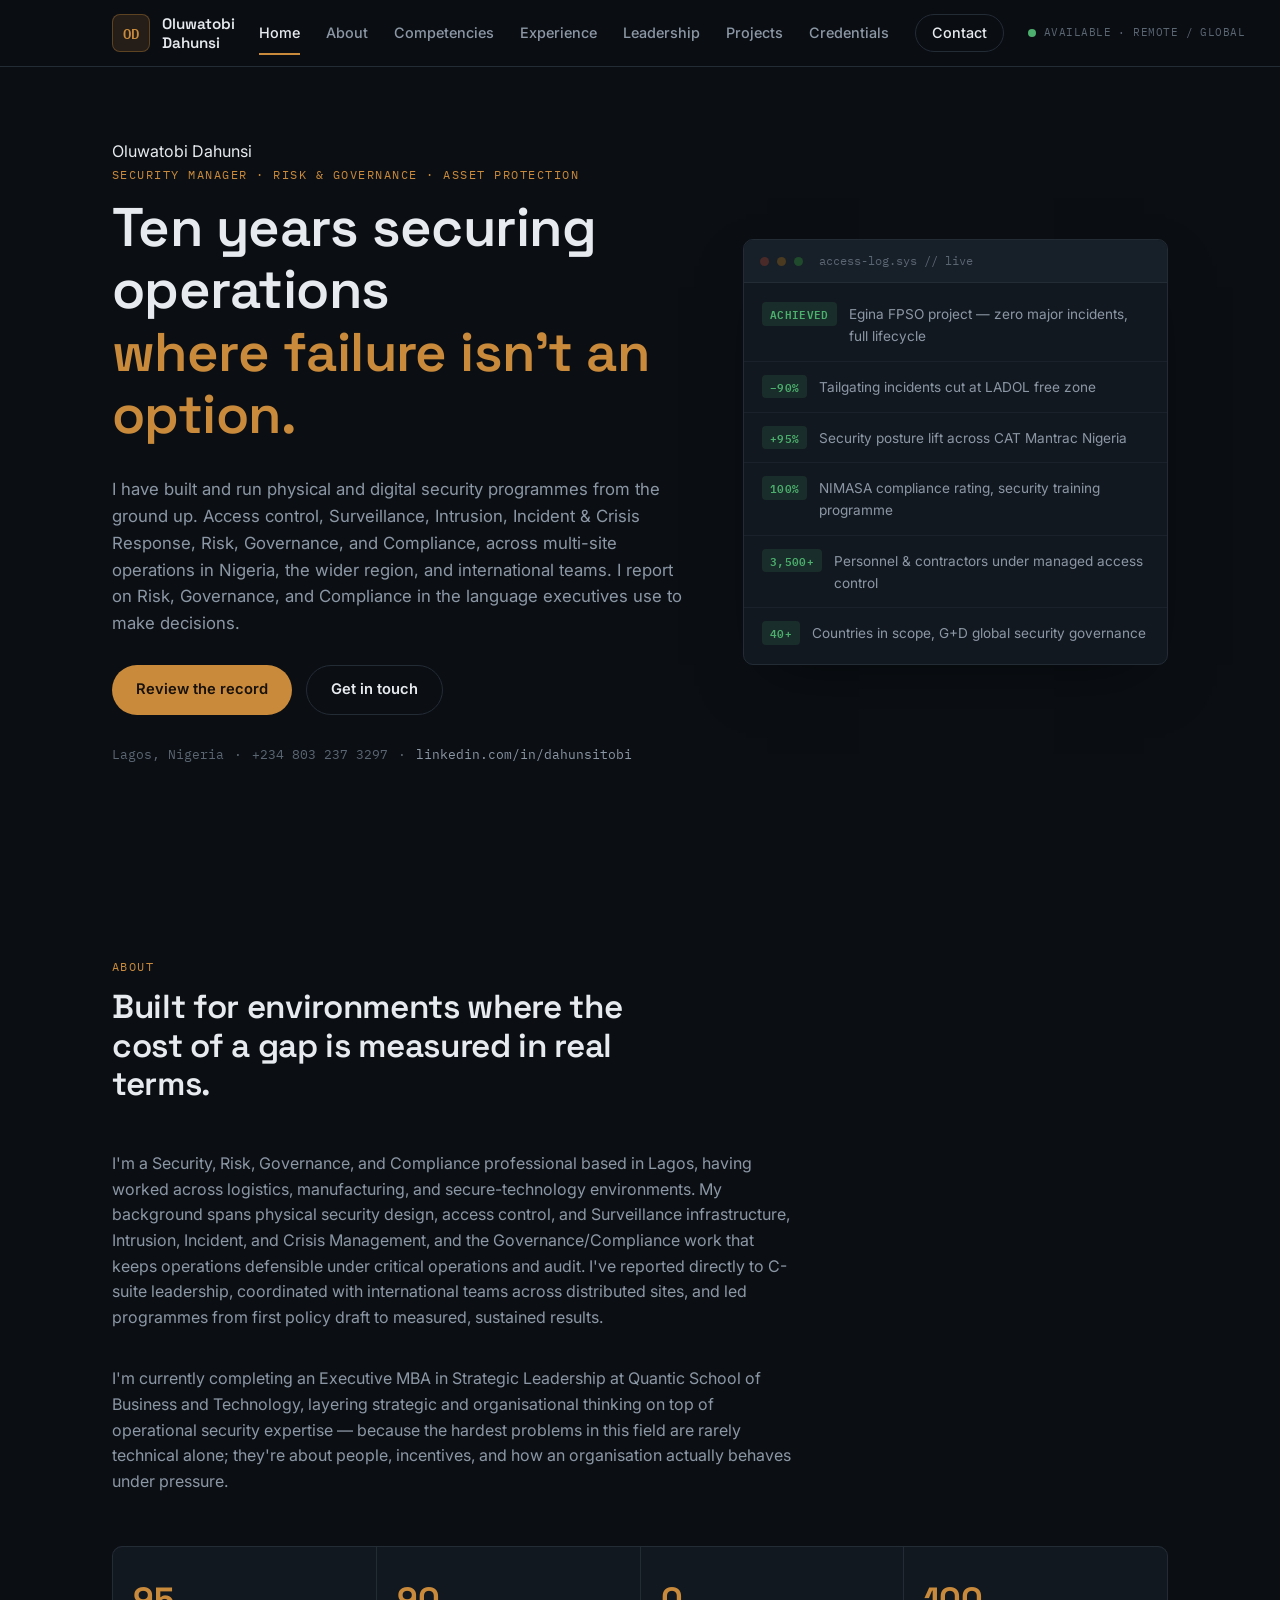
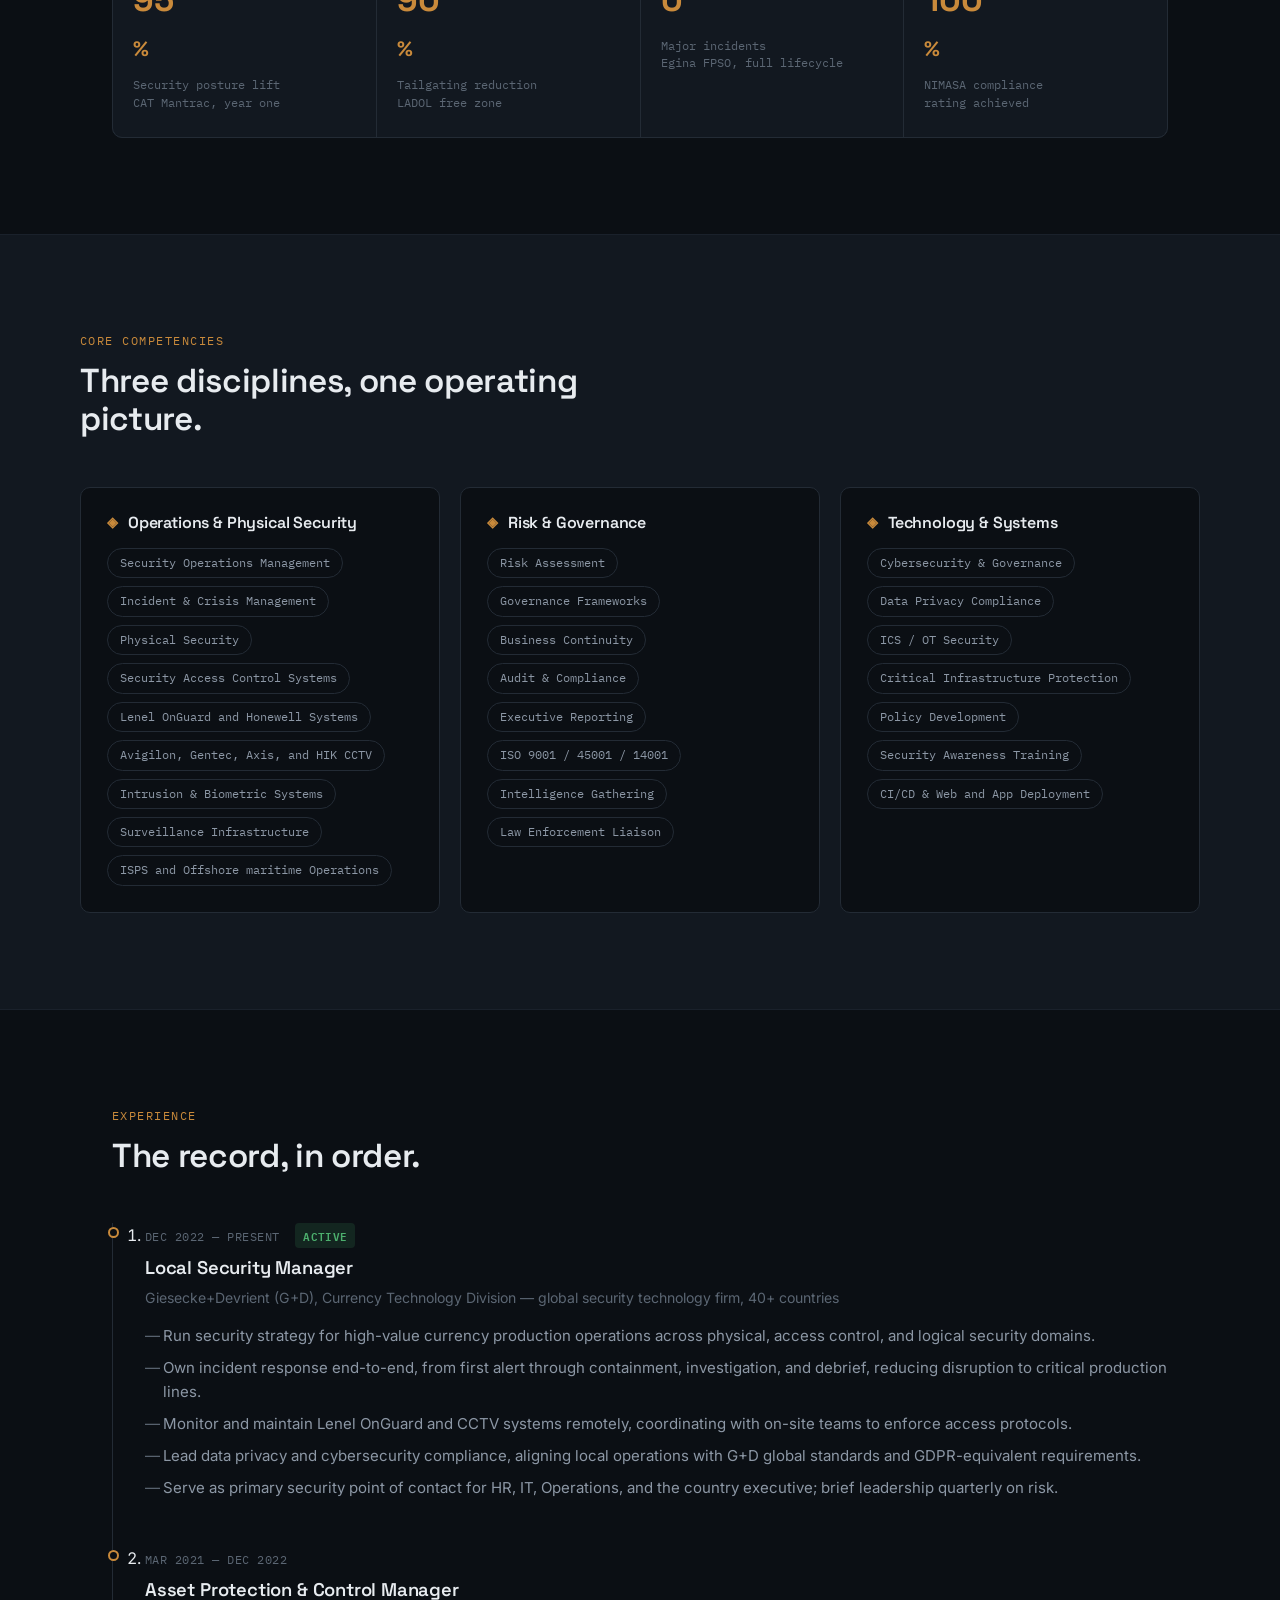
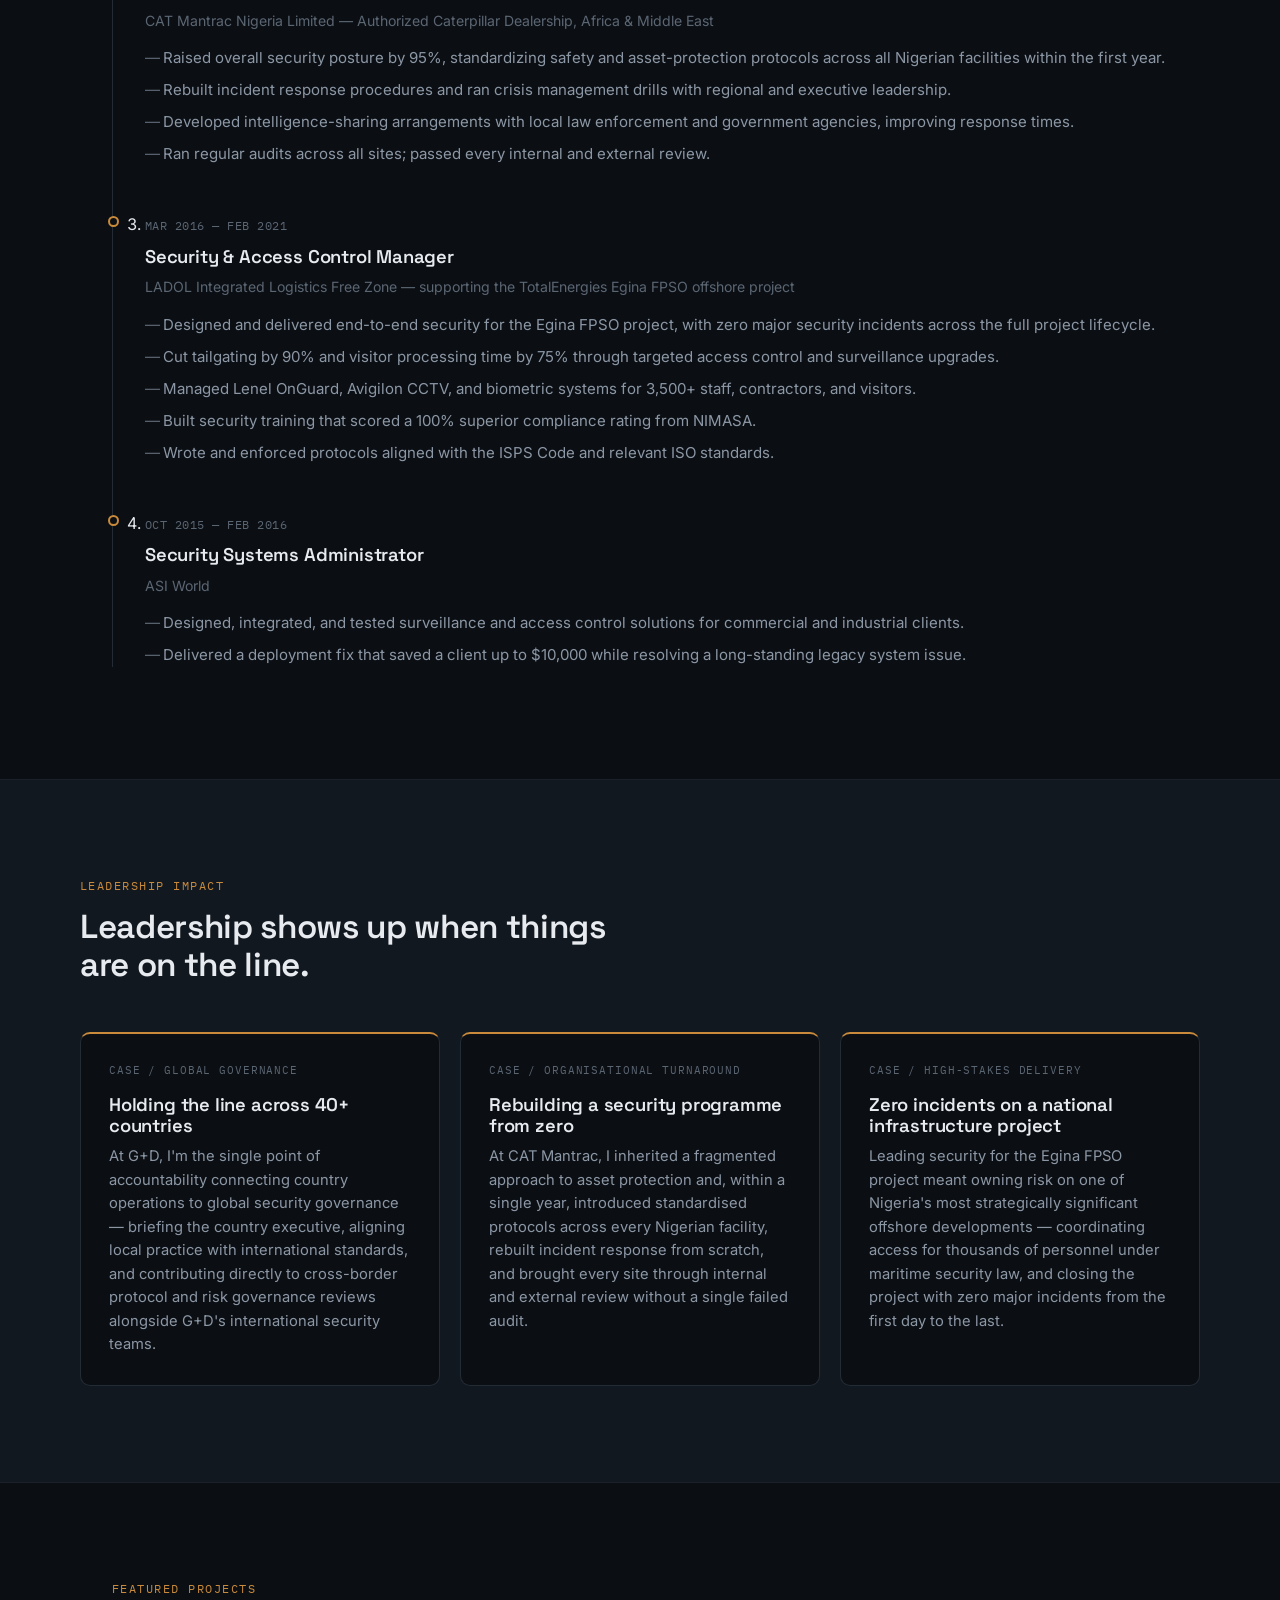
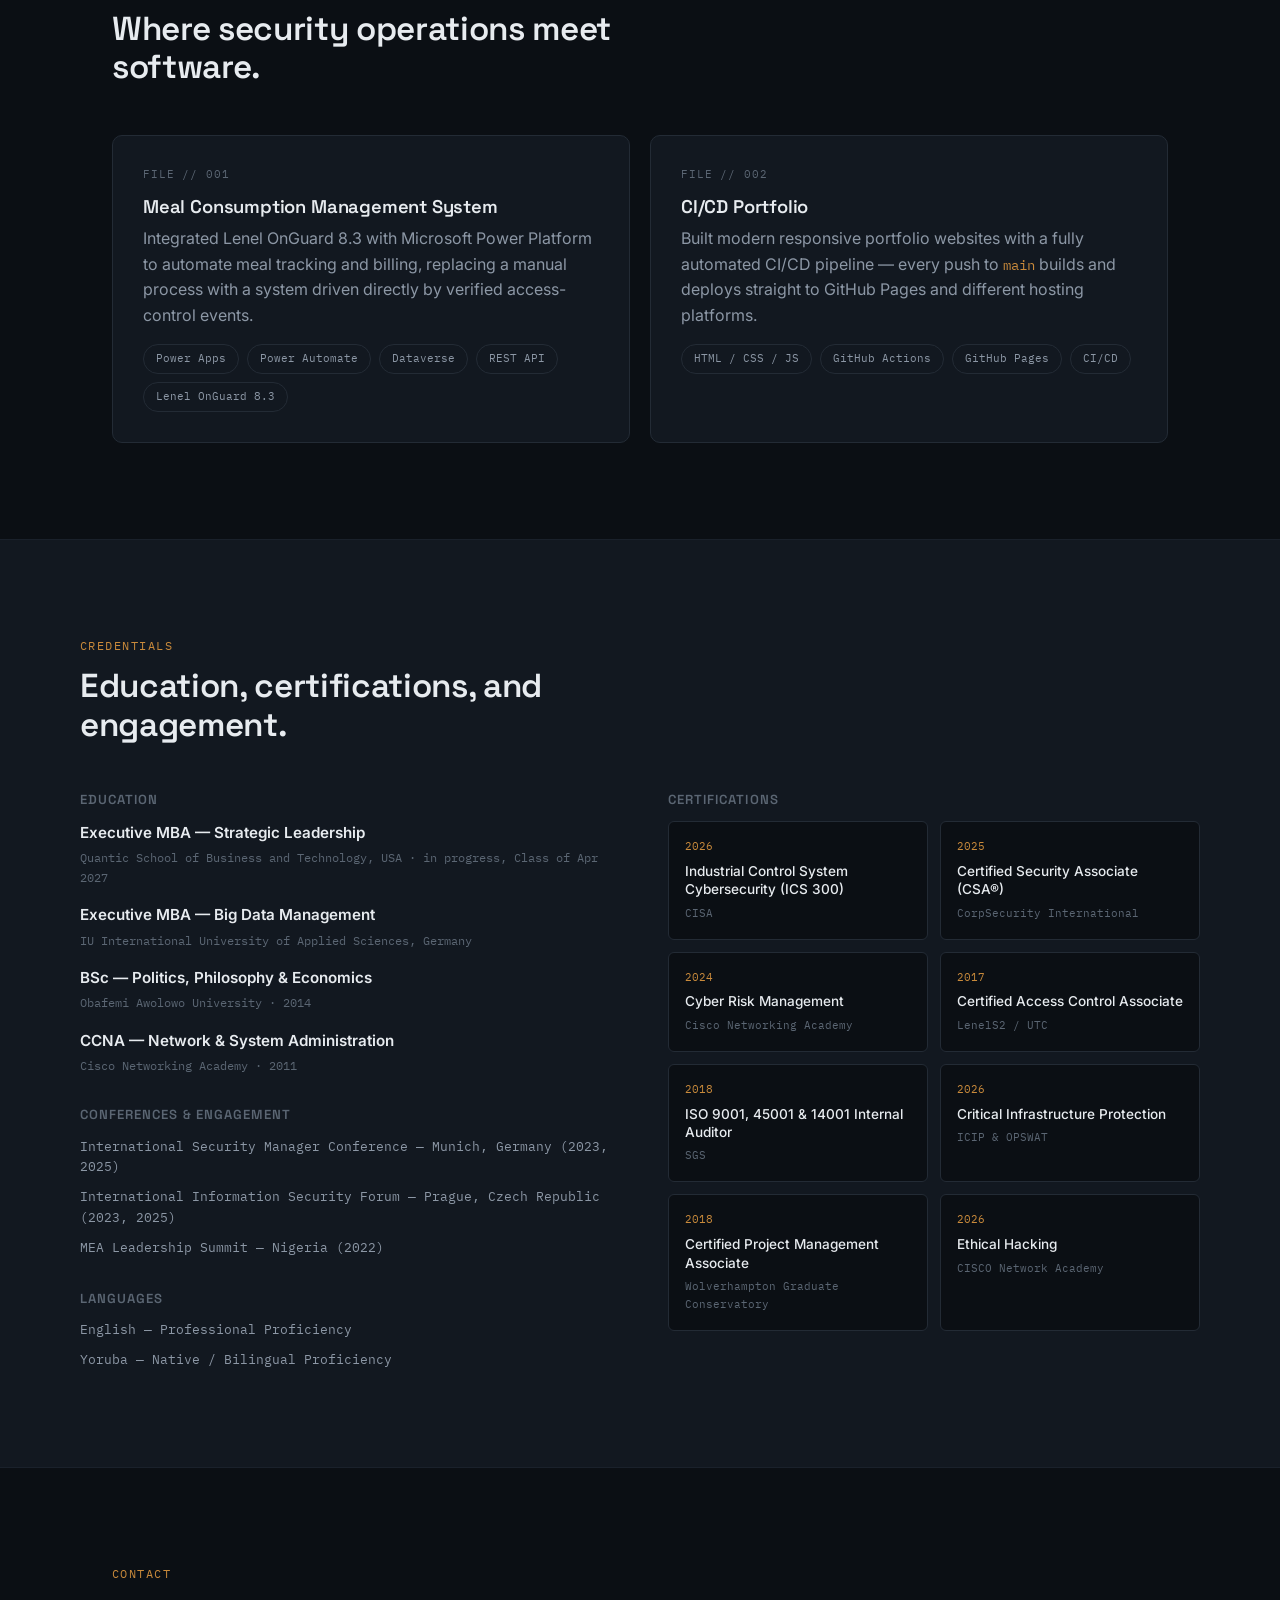
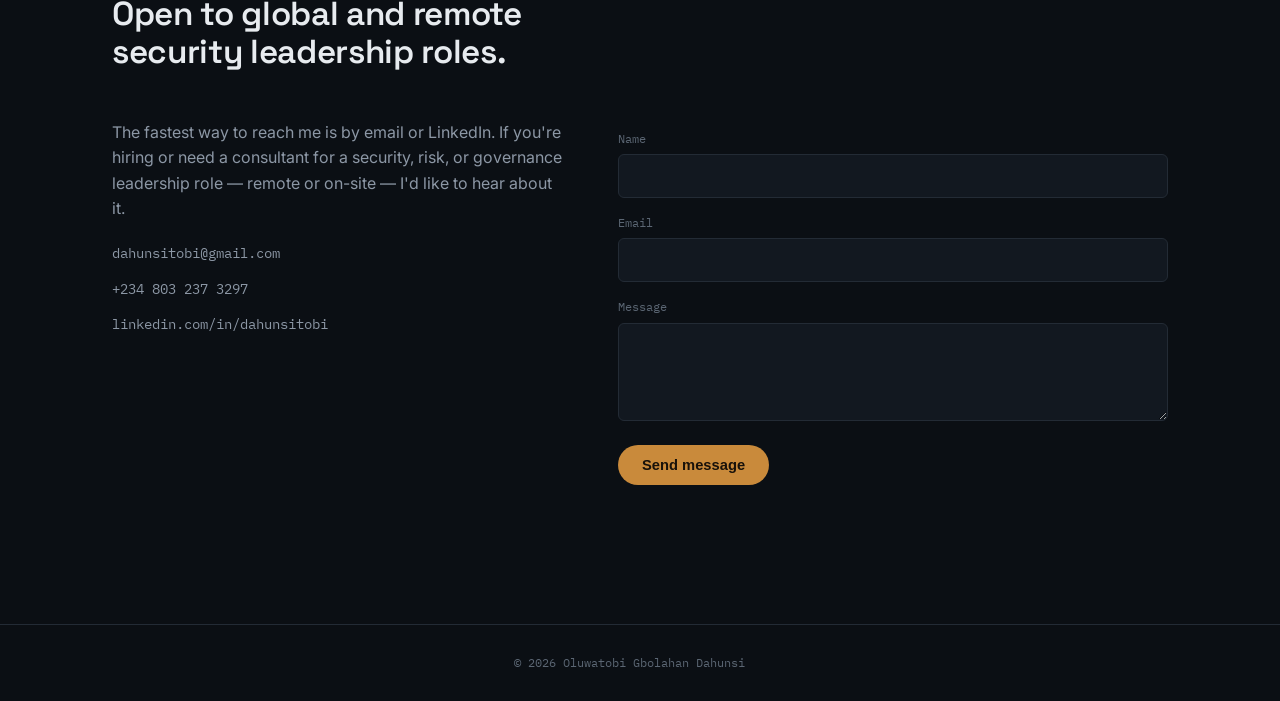
<file: index.html>
<!DOCTYPE html>
<html lang="en">
<head>
<meta charset="UTF-8" />
<meta name="viewport" content="width=device-width, initial-scale=1.0" />
<title>Oluwatobi Dahunsi — Security Manager | Risk &amp; Governance | Asset Protection</title>
<meta name="description" content="Security Manager with 10 years across logistics, manufacturing, and secure-technology sectors. Physical security, access control, risk governance, and incident response — proven across Africa, the Middle East, and international operations." />
<link rel="icon" href="data:image/svg+xml,<svg xmlns=%22http://www.w3.org/2000/svg%22 viewBox=%220 0 24 24%22><rect width=%2224%22 height=%2224%22 rx=%225%22 fill=%22%230B0F14%22/><path d=%22M12 3l7 3v5c0 5-3 8.5-7 10-4-1.5-7-5-7-10V6l7-3z%22 fill=%22none%22 stroke=%22%23C98A3B%22 stroke-width=%221.6%22/></svg>">
<link rel="preconnect" href="https://fonts.googleapis.com">
<link rel="preconnect" href="https://fonts.gstatic.com" crossorigin>
<link href="https://fonts.googleapis.com/css2?family=Space+Grotesk:wght@500;600;700&family=Inter:wght@400;500;600&family=IBM+Plex+Mono:wght@400;500;600&display=swap" rel="stylesheet">
<link rel="stylesheet" href="style.css">
</head>
<body>

<a class="skip-link" href="#main">Skip to content</a>

<!-- ============ NAV ============ -->
<header class="nav" id="nav">
  <div class="nav__inner">
    <a href="#home" class="nav__brand">
      <span class="badge-id">OD</span>
      <span class="nav__brand-text">
        <span class="nav__name">Oluwatobi Dahunsi</span>
      </span>
    </a>

    <button class="nav__toggle" id="navToggle" aria-expanded="false" aria-controls="navMenu" aria-label="Open menu">
      <span></span><span></span><span></span>
    </button>

    <nav class="nav__menu" id="navMenu">
      <a href="#home" data-nav>Home</a>
      <a href="#about" data-nav>About</a>
      <a href="#competencies" data-nav>Competencies</a>
      <a href="#experience" data-nav>Experience</a>
      <a href="#impact" data-nav>Leadership</a>
      <a href="#projects" data-nav>Projects</a>
      <a href="#credentials" data-nav>Credentials</a>
      <a href="#contact" data-nav class="nav__cta">Contact</a>
    </nav>

    <div class="nav__status" title="Open to global and remote security leadership roles">
      <span class="status-dot" aria-hidden="true"></span>
      <span class="mono">AVAILABLE · REMOTE / GLOBAL</span>
    </div>
  </div>
</header>

<main id="main">

  <!-- ============ HERO ============ -->
  <section class="hero" id="home">
    <div class="hero__grid">
      <div class="hero__copy">
        <p1 class="hero_title">
          Oluwatobi Dahunsi<br>
        </p1>
        <p class="eyebrow mono">SECURITY MANAGER &middot; RISK &amp; GOVERNANCE &middot; ASSET PROTECTION</p>
        <h1 class="hero__title">
          Ten years securing operations<br>
          <span class="type-target" id="typeTarget">where failure isn't an option.</span>
        </h1>
        <p class="hero__lede">
          I have built and run physical and digital security programmes from the ground up. Access control,
          Surveillance, Intrusion, Incident & Crisis Response, Risk, Governance, and Compliance, across multi-site operations in Nigeria, the wider
          region, and international teams. I report on Risk, Governance, and Compliance in the language executives use to make decisions.
        </p>
        <div class="hero__cta">
          <a class="btn btn--primary" href="#experience">Review the record</a>
          <a class="btn btn--ghost" href="mailto:dahunsitobi@gmail.com">Get in touch</a>
        </div>
        <div class="hero__meta mono">
          <span>Lagos, Nigeria</span>
          <span class="dot">&middot;</span>
          <span>+234 803 237 3297</span>
          <span class="dot">&middot;</span>
          <a href="https://linkedin.com/in/dahunsitobi" target="_blank" rel="noopener">linkedin.com/in/dahunsitobi</a>
        </div>
      </div>

      <div class="hero__console" aria-hidden="true">
        <div class="console">
          <div class="console__bar">
            <span class="console__dot dot--red"></span>
            <span class="console__dot dot--amber"></span>
            <span class="console__dot dot--green"></span>
            <span class="console__title mono">access-log.sys // live</span>
          </div>
          <ul class="console__feed" id="consoleFeed">
            <li><span class="tag tag--ok">ACHIEVED</span> Egina FPSO project — zero major incidents, full lifecycle</li>
            <li><span class="tag tag--ok">−90%</span> Tailgating incidents cut at LADOL free zone</li>
            <li><span class="tag tag--ok">+95%</span> Security posture lift across CAT Mantrac Nigeria</li>
            <li><span class="tag tag--ok">100%</span> NIMASA compliance rating, security training programme</li>
            <li><span class="tag tag--ok">3,500+</span> Personnel &amp; contractors under managed access control</li>
            <li><span class="tag tag--ok">40+</span> Countries in scope, G+D global security governance</li>
          </ul>
        </div>
      </div>
    </div>
  </section>

  <!-- ============ ABOUT ============ -->
  <section class="section" id="about">
    <div class="section__head">
      <p class="eyebrow mono">ABOUT</p>
      <h2>Built for environments where the cost of a gap is measured in real terms.</h2>
    </div>
    <div class="about__grid">
      <p class="about__text">
        I'm a Security, Risk, Governance, and Compliance professional based in Lagos, having worked across logistics, manufacturing, and
        secure-technology environments. My background spans physical security design, access control, and
        Surveillance infrastructure, Intrusion, Incident, and Crisis Management, and the Governance/Compliance work
        that keeps operations defensible under critical operations and audit. I've reported directly to C-suite leadership, coordinated
        with international teams across distributed sites, and led programmes from first policy draft to
        measured, sustained results.
      </p>
      <p class="about__text">
        I'm currently completing an Executive MBA in Strategic Leadership at Quantic School of Business and
        Technology, layering strategic and organisational thinking on top of operational security expertise —
        because the hardest problems in this field are rarely technical alone; they're about people, incentives,
        and how an organisation actually behaves under pressure.
      </p>
      <div class="stat-grid" id="statGrid">
        <div class="stat">
          <span class="stat__value" data-count="95">0</span><span class="stat__unit">%</span>
          <span class="stat__label mono">Security posture lift<br>CAT Mantrac, year one</span>
        </div>
        <div class="stat">
          <span class="stat__value" data-count="90">0</span><span class="stat__unit">%</span>
          <span class="stat__label mono">Tailgating reduction<br>LADOL free zone</span>
        </div>
        <div class="stat">
          <span class="stat__value" data-count="0">0</span>
          <span class="stat__label mono">Major incidents<br>Egina FPSO, full lifecycle</span>
        </div>
        <div class="stat">
          <span class="stat__value" data-count="100">0</span><span class="stat__unit">%</span>
          <span class="stat__label mono">NIMASA compliance<br>rating achieved</span>
        </div>
      </div>
    </div>
  </section>

  <!-- ============ COMPETENCIES ============ -->
  <section class="section section--panel" id="competencies">
    <div class="section__head">
      <p class="eyebrow mono">CORE COMPETENCIES</p>
      <h2>Three disciplines, one operating picture.</h2>
    </div>
    <div class="comp-grid">
      <article class="comp-card">
        <h3><span class="comp-card__glyph" aria-hidden="true">◈</span> Operations &amp; Physical Security</h3>
        <ul class="chip-list">
          <li>Security Operations Management</li>
          <li>Incident &amp; Crisis Management</li>
          <li>Physical Security</li>
          <li>Security Access Control Systems</li>
          <li>Lenel OnGuard and Honewell Systems</li>
          <li>Avigilon, Gentec, Axis, and HIK CCTV</li>
          <li>Intrusion & Biometric Systems</li>
          <li>Surveillance Infrastructure</li>
          <li>ISPS and Offshore maritime Operations</li>
        </ul>
      </article>
      <article class="comp-card">
        <h3><span class="comp-card__glyph" aria-hidden="true">◈</span> Risk &amp; Governance</h3>
        <ul class="chip-list">
          <li>Risk Assessment</li>
          <li>Governance Frameworks</li>
          <li>Business Continuity</li>
          <li>Audit &amp; Compliance</li>
          <li>Executive Reporting</li>
          <li>ISO 9001 / 45001 / 14001</li>
          <li>Intelligence Gathering</li>
          <li>Law Enforcement Liaison</li>
        </ul>
      </article>
      <article class="comp-card">
        <h3><span class="comp-card__glyph" aria-hidden="true">◈</span> Technology &amp; Systems</h3>
        <ul class="chip-list">
          <li>Cybersecurity & Governance</li>
          <li>Data Privacy Compliance</li>
          <li>ICS / OT Security</li>
          <li>Critical Infrastructure Protection</li>
          <li>Policy Development</li>
          <li>Security Awareness Training</li>
          <li>CI/CD &amp; Web and App Deployment</li>
        </ul>
      </article>
    </div>
  </section>

  <!-- ============ EXPERIENCE ============ -->
  <section class="section" id="experience">
    <div class="section__head">
      <p class="eyebrow mono">EXPERIENCE</p>
      <h2>The record, in order.</h2>
    </div>

    <ol class="log">
      <li class="log__entry" data-reveal>
        <div class="log__time mono">DEC 2022 — PRESENT <span class="tag tag--active">ACTIVE</span></div>
        <div class="log__body">
          <h3>Local Security Manager</h3>
          <p class="log__org">Giesecke+Devrient (G+D), Currency Technology Division — global security technology firm, 40+ countries</p>
          <ul>
            <li>Run security strategy for high-value currency production operations across physical, access control, and logical security domains.</li>
            <li>Own incident response end-to-end, from first alert through containment, investigation, and debrief, reducing disruption to critical production lines.</li>
            <li>Monitor and maintain Lenel OnGuard and CCTV systems remotely, coordinating with on-site teams to enforce access protocols.</li>
            <li>Lead data privacy and cybersecurity compliance, aligning local operations with G+D global standards and GDPR-equivalent requirements.</li>
            <li>Serve as primary security point of contact for HR, IT, Operations, and the country executive; brief leadership quarterly on risk.</li>
          </ul>
        </div>
      </li>

      <li class="log__entry" data-reveal>
        <div class="log__time mono">MAR 2021 — DEC 2022</div>
        <div class="log__body">
          <h3>Asset Protection &amp; Control Manager</h3>
          <p class="log__org">CAT Mantrac Nigeria Limited — Authorized Caterpillar Dealership, Africa &amp; Middle East</p>
          <ul>
            <li>Raised overall security posture by 95%, standardizing safety and asset-protection protocols across all Nigerian facilities within the first year.</li>
            <li>Rebuilt incident response procedures and ran crisis management drills with regional and executive leadership.</li>
            <li>Developed intelligence-sharing arrangements with local law enforcement and government agencies, improving response times.</li>
            <li>Ran regular audits across all sites; passed every internal and external review.</li>
          </ul>
        </div>
      </li>

      <li class="log__entry" data-reveal>
        <div class="log__time mono">MAR 2016 — FEB 2021</div>
        <div class="log__body">
          <h3>Security &amp; Access Control Manager</h3>
          <p class="log__org">LADOL Integrated Logistics Free Zone — supporting the TotalEnergies Egina FPSO offshore project</p>
          <ul>
            <li>Designed and delivered end-to-end security for the Egina FPSO project, with zero major security incidents across the full project lifecycle.</li>
            <li>Cut tailgating by 90% and visitor processing time by 75% through targeted access control and surveillance upgrades.</li>
            <li>Managed Lenel OnGuard, Avigilon CCTV, and biometric systems for 3,500+ staff, contractors, and visitors.</li>
            <li>Built security training that scored a 100% superior compliance rating from NIMASA.</li>
            <li>Wrote and enforced protocols aligned with the ISPS Code and relevant ISO standards.</li>
          </ul>
        </div>
      </li>

      <li class="log__entry" data-reveal>
        <div class="log__time mono">OCT 2015 — FEB 2016</div>
        <div class="log__body">
          <h3>Security Systems Administrator</h3>
          <p class="log__org">ASI World</p>
          <ul>
            <li>Designed, integrated, and tested surveillance and access control solutions for commercial and industrial clients.</li>
            <li>Delivered a deployment fix that saved a client up to $10,000 while resolving a long-standing legacy system issue.</li>
          </ul>
        </div>
      </li>
    </ol>
  </section>

  <!-- ============ LEADERSHIP IMPACT ============ -->
  <section class="section section--panel" id="impact">
    <div class="section__head">
      <p class="eyebrow mono">LEADERSHIP IMPACT</p>
      <h2>Leadership shows up when things are on the line.</h2>
    </div>
    <div class="impact-grid">
      <article class="impact-card">
        <p class="impact-card__ref mono">CASE / GLOBAL GOVERNANCE</p>
        <h3>Holding the line across 40+ countries</h3>
        <p>At G+D, I'm the single point of accountability connecting country operations to global security
          governance — briefing the country executive, aligning local practice with international standards,
          and contributing directly to cross-border protocol and risk governance reviews alongside G+D's
          international security teams.</p>
      </article>
      <article class="impact-card">
        <p class="impact-card__ref mono">CASE / ORGANISATIONAL TURNAROUND</p>
        <h3>Rebuilding a security programme from zero</h3>
        <p>At CAT Mantrac, I inherited a fragmented approach to asset protection and, within a single year,
          introduced standardised protocols across every Nigerian facility, rebuilt incident response from
          scratch, and brought every site through internal and external review without a single failed audit.</p>
      </article>
      <article class="impact-card">
        <p class="impact-card__ref mono">CASE / HIGH-STAKES DELIVERY</p>
        <h3>Zero incidents on a national infrastructure project</h3>
        <p>Leading security for the Egina FPSO project meant owning risk on one of Nigeria's most strategically
          significant offshore developments — coordinating access for thousands of personnel under maritime
          security law, and closing the project with zero major incidents from the first day to the last.</p>
      </article>
    </div>
  </section>

  <!-- ============ PROJECTS ============ -->
  <section class="section" id="projects">
    <div class="section__head">
      <p class="eyebrow mono">FEATURED PROJECTS</p>
      <h2>Where security operations meet software.</h2>
    </div>
    <div class="project-grid">
      <article class="project-card">
        <p class="project-card__file mono">FILE // 001</p>
        <h3>Meal Consumption Management System</h3>
        <p>Integrated Lenel OnGuard 8.3 with Microsoft Power Platform to automate meal tracking and billing,
          replacing a manual process with a system driven directly by verified access-control events.</p>
        <ul class="chip-list chip-list--tight">
          <li>Power Apps</li><li>Power Automate</li><li>Dataverse</li><li>REST API</li><li>Lenel OnGuard 8.3</li>
        </ul>
      </article>
      <article class="project-card">
        <p class="project-card__file mono">FILE // 002</p>
        <h3>CI/CD Portfolio</h3>
        <p>Built modern responsive portfolio websites with a fully automated CI/CD pipeline — every push to
          <code>main</code> builds and deploys straight to GitHub Pages and different hosting platforms.</p>
        <ul class="chip-list chip-list--tight">
          <li>HTML / CSS / JS</li><li>GitHub Actions</li><li>GitHub Pages</li><li>CI/CD</li>
        </ul>
      </article>
    </div>
  </section>

  <!-- ============ CREDENTIALS ============ -->
  <section class="section section--panel" id="credentials">
    <div class="section__head">
      <p class="eyebrow mono">CREDENTIALS</p>
      <h2>Education, certifications, and engagement.</h2>
    </div>

    <div class="cred-columns">
      <div>
        <h3 class="cred-heading">Education</h3>
        <ul class="edu-list">
          <li>
            <span class="edu-degree">Executive MBA — Strategic Leadership</span>
            <span class="edu-school mono">Quantic School of Business and Technology, USA &middot; in progress, Class of Apr 2027</span>
          </li>
          <li>
            <span class="edu-degree">Executive MBA — Big Data Management</span>
            <span class="edu-school mono">IU International University of Applied Sciences, Germany</span>
          </li>
          <li>
            <span class="edu-degree">BSc — Politics, Philosophy &amp; Economics</span>
            <span class="edu-school mono">Obafemi Awolowo University &middot; 2014</span>
          </li>
          <li>
            <span class="edu-degree">CCNA — Network &amp; System Administration</span>
            <span class="edu-school mono">Cisco Networking Academy &middot; 2011</span>
          </li>
        </ul>

        <h3 class="cred-heading">Conferences &amp; Engagement</h3>
        <ul class="conf-list mono">
          <li>International Security Manager Conference — Munich, Germany (2023, 2025)</li>
          <li>International Information Security Forum — Prague, Czech Republic (2023, 2025)</li>
          <li>MEA Leadership Summit — Nigeria (2022)</li>
        </ul>

        <h3 class="cred-heading">Languages</h3>
        <ul class="conf-list mono">
          <li>English — Professional Proficiency</li>
          <li>Yoruba — Native / Bilingual Proficiency</li>
        </ul>
      </div>

      <div>
        <h3 class="cred-heading">Certifications</h3>
        <div class="badge-grid">
          <div class="cert-badge">
            <span class="cert-badge__year mono">2026</span>
            <span class="cert-badge__name">Industrial Control System Cybersecurity (ICS 300)</span>
            <span class="cert-badge__issuer mono">CISA</span>
          </div>
          <div class="cert-badge">
            <span class="cert-badge__year mono">2025</span>
            <span class="cert-badge__name">Certified Security Associate (CSA&reg;)</span>
            <span class="cert-badge__issuer mono">CorpSecurity International</span>
          </div>
          <div class="cert-badge">
            <span class="cert-badge__year mono">2024</span>
            <span class="cert-badge__name">Cyber Risk Management</span>
            <span class="cert-badge__issuer mono">Cisco Networking Academy</span>
          </div>
          <div class="cert-badge">
            <span class="cert-badge__year mono">2017</span>
            <span class="cert-badge__name">Certified Access Control Associate</span>
            <span class="cert-badge__issuer mono">LenelS2 / UTC</span>
          </div>
          <div class="cert-badge">
            <span class="cert-badge__year mono">2018</span>
            <span class="cert-badge__name">ISO 9001, 45001 &amp; 14001 Internal Auditor</span>
            <span class="cert-badge__issuer mono">SGS</span>
          </div>
          <div class="cert-badge">
            <span class="cert-badge__year mono">2026</span>
            <span class="cert-badge__name">Critical Infrastructure Protection</span>
            <span class="cert-badge__issuer mono">ICIP &amp; OPSWAT</span>
          </div>
          <div class="cert-badge">
            <span class="cert-badge__year mono">2018</span>
            <span class="cert-badge__name">Certified Project Management Associate</span>
            <span class="cert-badge__issuer mono">Wolverhampton Graduate Conservatory</span>
          </div>
            <div class="cert-badge">
            <span class="cert-badge__year mono">2026</span>
            <span class="cert-badge__name">Ethical Hacking</span>
            <span class="cert-badge__issuer mono">CISCO Network Academy</span>
          </div>
        </div>
      </div>
    </div>
  </div>
  </section>

  <!-- ============ CONTACT ============ -->
  <section class="section" id="contact">
    <div class="section__head">
      <p class="eyebrow mono">CONTACT</p>
      <h2>Open to global and remote security leadership roles.</h2>
    </div>

    <div class="contact-grid">
      <div class="contact-info">
        <p>The fastest way to reach me is by email or LinkedIn. If you're hiring or need a consultant for a security, risk, or
          governance leadership role — remote or on-site — I'd like to hear about it.</p>
        <ul class="contact-links mono">
          <li><a href="mailto:dahunsitobi@gmail.com">dahunsitobi@gmail.com</a></li>
          <li><a href="tel:+2348032373297">+234 803 237 3297</a></li>
          <li><a href="https://linkedin.com/in/dahunsitobi" target="_blank" rel="noopener">linkedin.com/in/dahunsitobi</a></li>
        </ul>
      </div>

      <form class="contact-form" id="contactForm" novalidate>
        <label for="cf-name">Name</label>
        <input type="text" id="cf-name" name="name" required autocomplete="name">

        <label for="cf-email">Email</label>
        <input type="email" id="cf-email" name="email" required autocomplete="email">

        <label for="cf-message">Message</label>
        <textarea id="cf-message" name="message" rows="4" required></textarea>

        <button type="submit" class="btn btn--primary">Send message</button>
        <p class="contact-form__note mono" id="formNote" role="status" aria-live="polite"></p>
      </form>
    </div>
  </section>

</main>

<footer class="footer">
  <p class="mono">&copy; <span id="year">2026</span> Oluwatobi Gbolahan Dahunsi &nbsp;&nbsp;</p>
</footer>

<script src="script.js"></script>
</body>
</html>
</file>
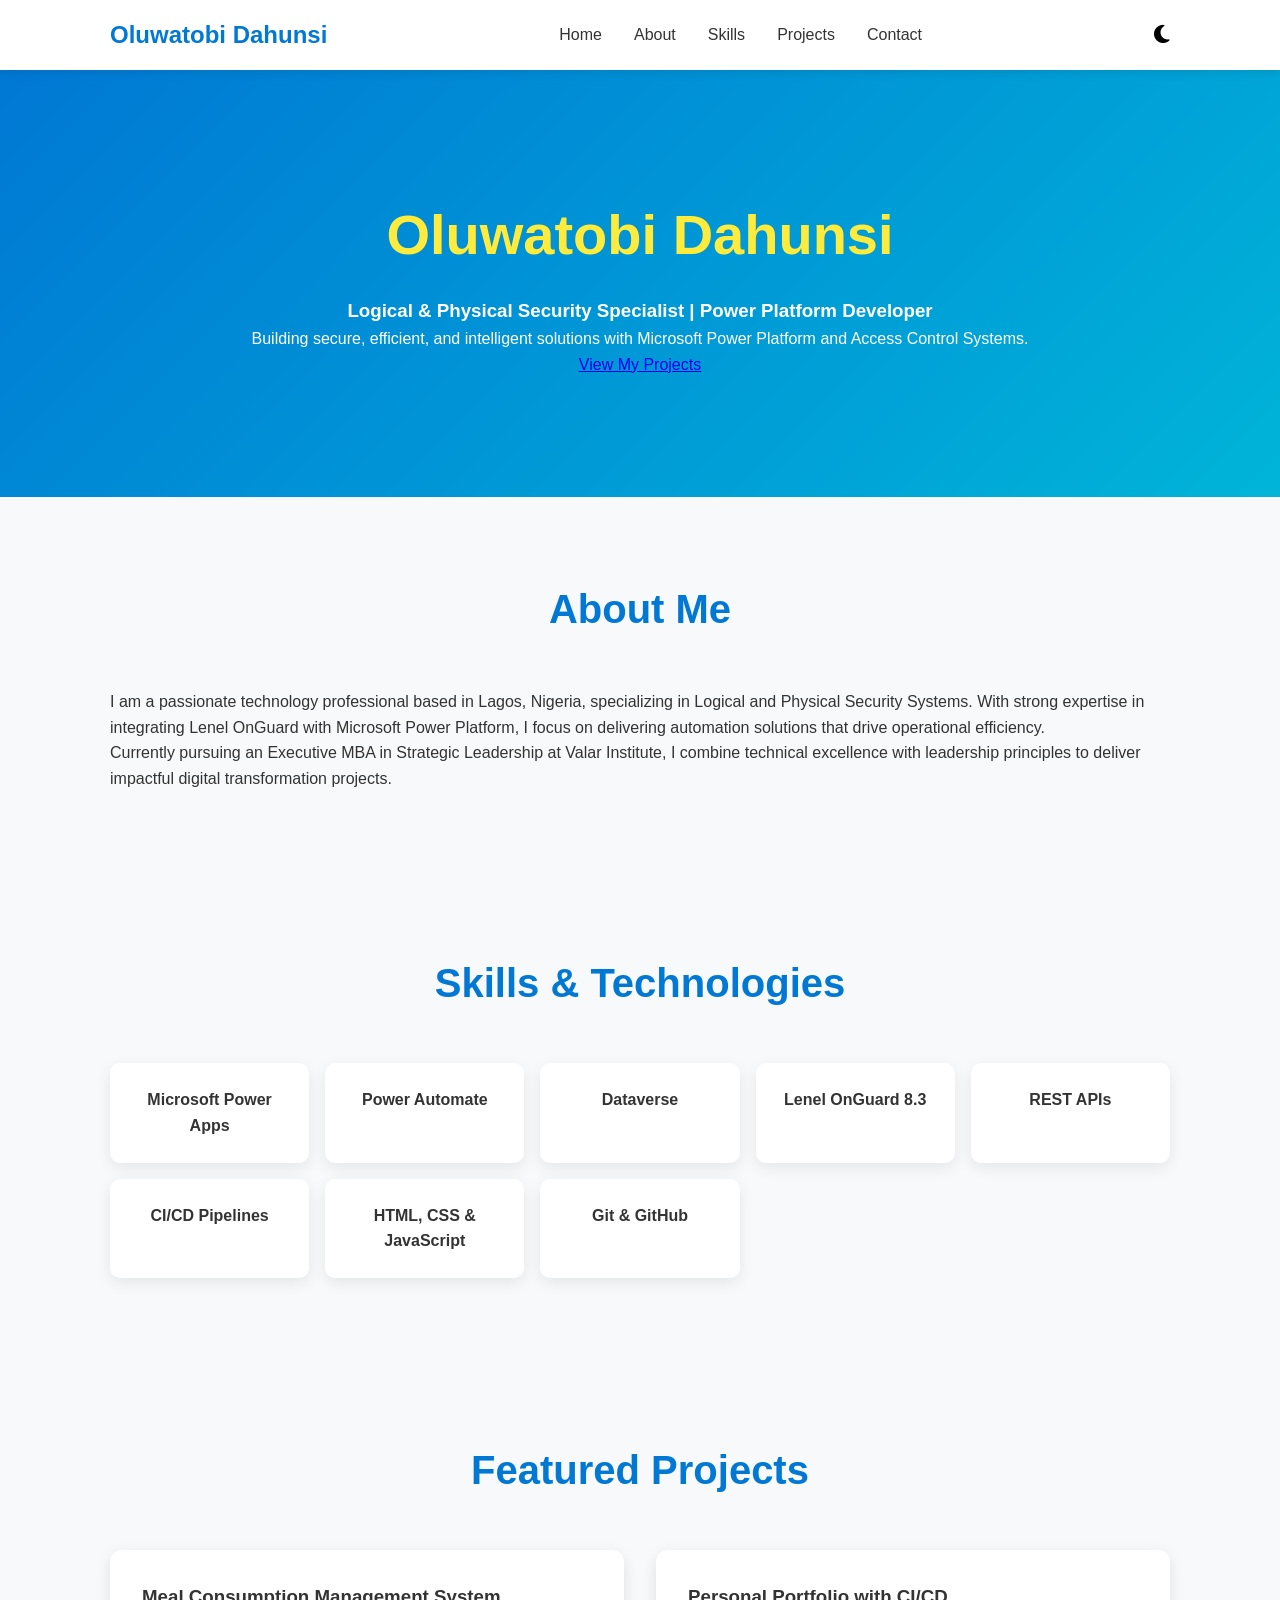
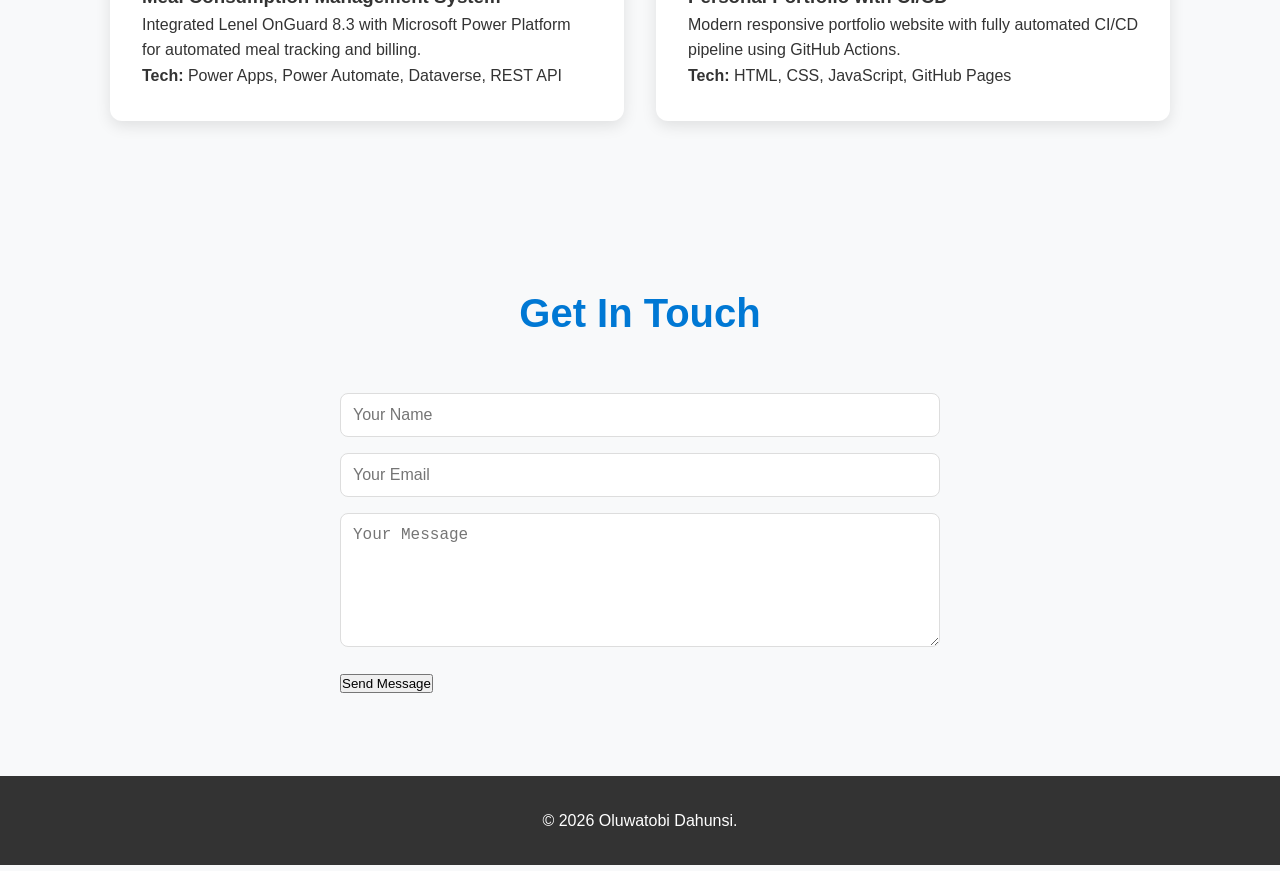
<file: .github/index.html>
<!DOCTYPE html>
<html lang="en">
<head>
    <meta charset="UTF-8">
    <meta name="viewport" content="width=device-width, initial-scale=1.0">
    <title>Oluwatobi Dahunsi | Portfolio</title>
    <link rel="stylesheet" href="style.css">
    <link rel="stylesheet" href="https://cdnjs.cloudflare.com/ajax/libs/font-awesome/6.5.0/css/all.min.css">
</head>
<body>
    <!-- Navbar -->
    <nav class="navbar">
        <div class="container">
            <h2 class="logo">Oluwatobi Dahunsi</h2>
            <ul class="nav-links">
                <li><a href="#home">Home</a></li>
                <li><a href="#about">About</a></li>
                <li><a href="#skills">Skills</a></li>
                <li><a href="#projects">Projects</a></li>
                <li><a href="#contact">Contact</a></li>
            </ul>
            <button id="theme-toggle" class="theme-btn"><i class="fas fa-moon"></i></button>
        </div>
    </nav>

    <!-- Hero Section -->
    <section id="home" class="hero">
        <div class="container">
            <div class="hero-content">
                <h1><span class="highlight">Oluwatobi Dahunsi</span></h1>
                <h3>Logical & Physical Security Specialist | Power Platform Developer</h3>
                <p>Building secure, efficient, and intelligent solutions with Microsoft Power Platform and Access Control Systems.</p>
                <a href="#projects" class="btn primary-btn">View My Projects</a>
            </div>
        </div>
    </section>

    <!-- About Section -->
    <section id="about" class="section">
        <div class="container">
            <h2 class="section-title">About Me</h2>
            <div class="about-content">
                <p>I am a passionate technology professional based in Lagos, Nigeria, specializing in Logical and Physical Security Systems. With strong expertise in integrating Lenel OnGuard with Microsoft Power Platform, I focus on delivering automation solutions that drive operational efficiency.</p>
                <p>Currently pursuing an Executive MBA in Strategic Leadership at Valar Institute, I combine technical excellence with leadership principles to deliver impactful digital transformation projects.</p>
            </div>
        </div>
    </section>

    <!-- Skills Section -->
    <section id="skills" class="section bg-light">
        <div class="container">
            <h2 class="section-title">Skills & Technologies</h2>
            <div class="skills-grid">
                <div class="skill-card">Microsoft Power Apps</div>
                <div class="skill-card">Power Automate</div>
                <div class="skill-card">Dataverse</div>
                <div class="skill-card">Lenel OnGuard 8.3</div>
                <div class="skill-card">REST APIs</div>
                <div class="skill-card">CI/CD Pipelines</div>
                <div class="skill-card">HTML, CSS & JavaScript</div>
                <div class="skill-card">Git & GitHub</div>
            </div>
        </div>
    </section>

    <!-- Projects Section -->
    <section id="projects" class="section">
        <div class="container">
            <h2 class="section-title">Featured Projects</h2>
            <div class="projects-grid">
                <div class="project-card">
                    <h3>Meal Consumption Management System</h3>
                    <p>Integrated Lenel OnGuard 8.3 with Microsoft Power Platform for automated meal tracking and billing.</p>
                    <p><strong>Tech:</strong> Power Apps, Power Automate, Dataverse, REST API</p>
                </div>
                <div class="project-card">
                    <h3>Personal Portfolio with CI/CD</h3>
                    <p>Modern responsive portfolio website with fully automated CI/CD pipeline using GitHub Actions.</p>
                    <p><strong>Tech:</strong> HTML, CSS, JavaScript, GitHub Pages</p>
                </div>
            </div>
        </div>
    </section>

    <!-- Contact Section -->
    <section id="contact" class="section bg-light">
        <div class="container">
            <h2 class="section-title">Get In Touch</h2>
            <form action="https://formspree.io/f/YOUR_FORM_ID" method="POST" class="contact-form">
                <input type="text" name="name" placeholder="Your Name" required>
                <input type="email" name="email" placeholder="Your Email" required>
                <textarea name="message" placeholder="Your Message" rows="6" required></textarea>
                <button type="submit" class="btn primary-btn">Send Message</button>
            </form>
        </div>
    </section>

    <footer>
        <p>&copy; 2026 Oluwatobi Dahunsi.</p>
    </footer>

    <script src="script.js"></script>
</body>
</html>
</file>
<file: style.css>
/* ==========================================================================
   Oluwatobi Dahunsi — Portfolio
   Design language: security operations console / audit log.
   Tokens below drive every colour and type decision on the page.
   ========================================================================== */

:root{
  --bg: #0B0F14;
  --panel: #121820;
  --panel-2: #171F29;
  --line: #232B35;
  --line-soft: #1A212B;

  --text: #E7EBEF;
  --text-dim: #8C97A5;
  --text-faint: #5B6673;

  --brass: #C98A3B;
  --brass-soft: rgba(201,138,59,0.14);
  --green: #4CAF6D;
  --green-soft: rgba(76,175,109,0.14);
  --red: #C4564F;

  --font-display: 'Space Grotesk', 'Inter', sans-serif;
  --font-body: 'Inter', -apple-system, BlinkMacSystemFont, sans-serif;
  --font-mono: 'IBM Plex Mono', 'SFMono-Regular', monospace;

  --container: 1120px;
  --radius: 10px;
  --radius-sm: 6px;
}

*, *::before, *::after{ box-sizing: border-box; }
html{ scroll-behavior: smooth; }
@media (prefers-reduced-motion: reduce){
  html{ scroll-behavior: auto; }
  *, *::before, *::after{ animation-duration: 0.001ms !important; animation-iteration-count: 1 !important; transition-duration: 0.001ms !important; }
}

body{
  margin: 0;
  background: var(--bg);
  color: var(--text);
  font-family: var(--font-body);
  font-size: 16px;
  line-height: 1.6;
  -webkit-font-smoothing: antialiased;
}

h1,h2,h3{
  font-family: var(--font-display);
  color: var(--text);
  line-height: 1.15;
  margin: 0 0 0.5em;
  letter-spacing: -0.01em;
}
h1{ font-size: clamp(2.1rem, 4.4vw, 3.4rem); font-weight: 600; }
h2{ font-size: clamp(1.5rem, 2.6vw, 2.1rem); font-weight: 600; max-width: 26ch; }
h3{ font-size: 1.15rem; font-weight: 600; }
p{ margin: 0 0 1em; color: var(--text-dim); }
a{ color: var(--brass); text-decoration: none; }
a:hover{ text-decoration: underline; }
ul{ margin: 0; padding: 0; list-style: none; }
code{ font-family: var(--font-mono); font-size: 0.9em; color: var(--brass); }

.mono{ font-family: var(--font-mono); }

:focus-visible{
  outline: 2px solid var(--brass);
  outline-offset: 3px;
  border-radius: 3px;
}

.skip-link{
  position: absolute; left: -999px; top: 0;
  background: var(--brass); color: #0B0F14; padding: 0.6em 1em; z-index: 200;
  border-radius: 0 0 6px 0; font-family: var(--font-mono); font-size: 0.85rem;
}
.skip-link:focus{ left: 0; }

/* ---------- layout helpers ---------- */
.section{
  max-width: var(--container);
  margin: 0 auto;
  padding: 96px 32px;
}
.section--panel{
  max-width: none;
  background: var(--panel);
  border-top: 1px solid var(--line-soft);
  border-bottom: 1px solid var(--line-soft);
}
.section--panel > *{ max-width: var(--container); margin-left: auto; margin-right: auto; }
.section__head{ margin-bottom: 48px; }
.eyebrow{
  color: var(--brass);
  font-size: 0.78rem;
  letter-spacing: 0.12em;
  margin-bottom: 0.9em;
}

/* ---------- nav ---------- */
.nav{
  position: sticky; top: 0; z-index: 100;
  background: rgba(11,15,20,0.86);
  backdrop-filter: blur(10px);
  border-bottom: 1px solid var(--line);
}
.nav__inner{
  max-width: var(--container);
  margin: 0 auto;
  padding: 14px 32px;
  display: flex; align-items: center; gap: 24px;
}
.nav__brand{ display: flex; align-items: center; gap: 12px; margin-right: auto; }
.badge-id{
  display: inline-flex; align-items: center; justify-content: center;
  width: 38px; height: 38px; border-radius: 8px;
  background: var(--brass-soft); color: var(--brass);
  border: 1px solid rgba(201,138,59,0.35);
  font-family: var(--font-mono); font-weight: 600; font-size: 0.9rem;
  flex-shrink: 0;
}
.nav__brand-text{ display: flex; flex-direction: column; line-height: 1.25; }
.nav__name{ font-family: var(--font-display); font-weight: 600; font-size: 0.95rem; color: var(--text); }
.nav__role{ font-family: var(--font-mono); font-size: 0.7rem; color: var(--text-faint); }

.nav__menu{ display: flex; align-items: center; gap: 26px; }
.nav__menu a{
  color: var(--text-dim); font-size: 0.9rem; font-weight: 500;
  position: relative; padding: 4px 0;
}
.nav__menu a:hover, .nav__menu a.is-active{ color: var(--text); text-decoration: none; }
.nav__menu a.is-active::after{
  content: ""; position: absolute; left: 0; right: 0; bottom: -6px; height: 2px; background: var(--brass);
}
.nav__cta{
  border: 1px solid var(--line); border-radius: 999px; padding: 6px 16px !important;
  color: var(--text) !important;
}
.nav__cta:hover{ border-color: var(--brass); }

.nav__status{
  display: flex; align-items: center; gap: 8px;
  font-size: 0.7rem; color: var(--text-faint); letter-spacing: 0.04em;
  white-space: nowrap;
}
.status-dot{
  width: 8px; height: 8px; border-radius: 50%; background: var(--green);
  box-shadow: 0 0 0 0 rgba(76,175,109,0.6);
  animation: pulse 2.4s infinite;
}
@keyframes pulse{
  0%{ box-shadow: 0 0 0 0 rgba(76,175,109,0.55); }
  70%{ box-shadow: 0 0 0 8px rgba(76,175,109,0); }
  100%{ box-shadow: 0 0 0 0 rgba(76,175,109,0); }
}

.nav__toggle{
  display: none; flex-direction: column; gap: 5px;
  background: none; border: none; cursor: pointer; padding: 8px;
}
.nav__toggle span{ width: 22px; height: 2px; background: var(--text); display: block; }

/* ---------- hero ---------- */
.hero{ max-width: var(--container); margin: 0 auto; padding: 72px 32px 96px; }
.hero__grid{
  display: grid; grid-template-columns: 1.15fr 0.85fr; gap: 56px; align-items: center;
}
.hero__title{ margin-bottom: 0.55em; }
.type-target{ color: var(--brass); }
.hero__lede{ max-width: 52ch; font-size: 1.05rem; }
.hero__cta{ display: flex; gap: 14px; margin: 28px 0 30px; flex-wrap: wrap; }
.hero__meta{
  display: flex; flex-wrap: wrap; gap: 10px; align-items: center;
  color: var(--text-faint); font-size: 0.8rem;
}
.hero__meta .dot{ color: var(--text-faint); }
.hero__meta a{ color: var(--text-dim); }
.hero__meta a:hover{ color: var(--brass); }

.btn{
  display: inline-flex; align-items: center; justify-content: center;
  padding: 12px 24px; border-radius: 999px; font-weight: 600; font-size: 0.92rem;
  transition: transform 0.15s ease, background 0.15s ease, border-color 0.15s ease;
}
.btn:hover{ text-decoration: none; transform: translateY(-1px); }
.btn--primary{ background: var(--brass); color: #17110A; }
.btn--primary:hover{ background: #dd9a48; }
.btn--ghost{ border: 1px solid var(--line); color: var(--text); }
.btn--ghost:hover{ border-color: var(--brass); color: var(--brass); }

.console{
  background: var(--panel);
  border: 1px solid var(--line);
  border-radius: var(--radius);
  overflow: hidden;
  box-shadow: 0 24px 60px -24px rgba(0,0,0,0.6);
}
.console__bar{
  display: flex; align-items: center; gap: 8px;
  padding: 12px 16px; border-bottom: 1px solid var(--line);
  background: var(--panel-2);
}
.console__dot{ width: 9px; height: 9px; border-radius: 50%; }
.dot--red{ background: #4a2a28; }
.dot--amber{ background: #4a3a20; }
.dot--green{ background: #204a2c; }
.console__title{ margin-left: 8px; color: var(--text-faint); font-size: 0.72rem; }

.console__feed{ padding: 6px 0; }
.console__feed li{
  display: flex; align-items: baseline; gap: 12px;
  padding: 13px 18px; border-bottom: 1px solid var(--line-soft);
  font-size: 0.85rem; color: var(--text-dim);
  opacity: 0; transform: translateY(6px);
  animation: feedIn 0.5s ease forwards;
}
.console__feed li:last-child{ border-bottom: none; }
.console__feed li:nth-child(1){ animation-delay: 0.15s; }
.console__feed li:nth-child(2){ animation-delay: 0.35s; }
.console__feed li:nth-child(3){ animation-delay: 0.55s; }
.console__feed li:nth-child(4){ animation-delay: 0.75s; }
.console__feed li:nth-child(5){ animation-delay: 0.95s; }
.console__feed li:nth-child(6){ animation-delay: 1.15s; }
@keyframes feedIn{ to{ opacity: 1; transform: translateY(0); } }

.tag{
  font-family: var(--font-mono); font-size: 0.68rem; font-weight: 600;
  padding: 3px 8px; border-radius: 4px; flex-shrink: 0; letter-spacing: 0.03em;
}
.tag--ok{ background: var(--green-soft); color: var(--green); }
.tag--active{ background: var(--green-soft); color: var(--green); margin-left: 8px; }

/* ---------- about ---------- */
.about__grid{ display: grid; gap: 20px; }
.about__text{ max-width: 68ch; }
.stat-grid{
  display: grid; grid-template-columns: repeat(4, 1fr); gap: 1px;
  background: var(--line); border: 1px solid var(--line); border-radius: var(--radius);
  overflow: hidden; margin-top: 16px;
}
.stat{
  background: var(--panel); padding: 26px 20px; display: flex; flex-direction: column; gap: 6px;
}
.stat__value{
  font-family: var(--font-display); font-size: 2.1rem; font-weight: 700; color: var(--brass);
}
.stat__unit{ font-family: var(--font-display); font-size: 1.3rem; font-weight: 700; color: var(--brass); }
.stat__label{ color: var(--text-faint); font-size: 0.72rem; line-height: 1.5; margin-top: 4px; }

/* ---------- competencies ---------- */
.comp-grid{ display: grid; grid-template-columns: repeat(3, 1fr); gap: 20px; }
.comp-card{
  background: var(--bg); border: 1px solid var(--line); border-radius: var(--radius); padding: 26px;
}
.comp-card h3{ display: flex; align-items: center; gap: 10px; font-size: 1rem; }
.comp-card__glyph{ color: var(--brass); font-size: 0.9rem; }
.chip-list{ display: flex; flex-wrap: wrap; gap: 8px; margin-top: 16px; }
.chip-list li{
  font-family: var(--font-mono); font-size: 0.72rem; color: var(--text-dim);
  border: 1px solid var(--line); border-radius: 999px; padding: 5px 12px;
}
.chip-list--tight li{ font-size: 0.7rem; }

/* ---------- experience log ---------- */
.log{ border-left: 1px solid var(--line); padding-left: 32px; display: flex; flex-direction: column; gap: 46px; }
.log__entry{ position: relative; opacity: 0; transform: translateX(-10px); transition: opacity 0.5s ease, transform 0.5s ease; }
.log__entry.is-visible{ opacity: 1; transform: translateX(0); }
.log__entry::before{
  content: ""; position: absolute; left: -37px; top: 4px;
  width: 11px; height: 11px; border-radius: 50%;
  background: var(--bg); border: 2px solid var(--brass);
}
.log__time{ color: var(--text-faint); font-size: 0.76rem; letter-spacing: 0.04em; margin-bottom: 10px; }
.log__org{ color: var(--text-faint); font-size: 0.88rem; margin-bottom: 14px; }
.log__body ul{ display: flex; flex-direction: column; gap: 8px; }
.log__body li{
  color: var(--text-dim); font-size: 0.94rem; padding-left: 18px; position: relative;
}
.log__body li::before{
  content: "—"; position: absolute; left: 0; color: var(--text-faint);
}

/* ---------- leadership impact ---------- */
.impact-grid{ display: grid; grid-template-columns: repeat(3, 1fr); gap: 20px; }
.impact-card{
  background: var(--bg); border: 1px solid var(--line); border-radius: var(--radius); padding: 28px;
  border-top: 2px solid var(--brass);
}
.impact-card__ref{ color: var(--text-faint); font-size: 0.68rem; letter-spacing: 0.08em; margin-bottom: 14px; }
.impact-card p:last-child{ margin-bottom: 0; font-size: 0.92rem; }

/* ---------- projects ---------- */
.project-grid{ display: grid; grid-template-columns: repeat(2, 1fr); gap: 20px; }
.project-card{
  background: var(--panel); border: 1px solid var(--line); border-radius: var(--radius); padding: 30px;
  transition: border-color 0.2s ease, transform 0.2s ease;
}
.project-card:hover{ border-color: var(--brass); transform: translateY(-2px); }
.project-card__file{ color: var(--text-faint); font-size: 0.7rem; letter-spacing: 0.08em; margin-bottom: 12px; }

/* ---------- credentials ---------- */
.cred-columns{ display: grid; grid-template-columns: 1fr 1fr; gap: 56px; }
.cred-heading{
  font-size: 0.82rem; text-transform: uppercase; letter-spacing: 0.08em;
  color: var(--text-faint); margin: 32px 0 14px;
}
.cred-heading:first-child{ margin-top: 0; }
.edu-list{ display: flex; flex-direction: column; gap: 16px; }
.edu-degree{ display: block; font-weight: 600; color: var(--text); font-size: 0.95rem; }
.edu-school{ display: block; color: var(--text-faint); font-size: 0.76rem; margin-top: 3px; }
.conf-list{ display: flex; flex-direction: column; gap: 10px; }
.conf-list li{ color: var(--text-dim); font-size: 0.8rem; }

.badge-grid{ display: grid; grid-template-columns: 1fr 1fr; gap: 12px; }
.cert-badge{
  background: var(--bg); border: 1px solid var(--line); border-radius: var(--radius-sm);
  padding: 16px; display: flex; flex-direction: column; gap: 6px;
}
.cert-badge__year{ color: var(--brass); font-size: 0.7rem; }
.cert-badge__name{ font-size: 0.85rem; color: var(--text); font-weight: 500; line-height: 1.35; }
.cert-badge__issuer{ color: var(--text-faint); font-size: 0.7rem; }

/* ---------- contact ---------- */
.contact-grid{ display: grid; grid-template-columns: 0.9fr 1.1fr; gap: 56px; }
.contact-links{ display: flex; flex-direction: column; gap: 10px; margin-top: 18px; }
.contact-links a{ color: var(--text-dim); font-size: 0.9rem; }
.contact-links a:hover{ color: var(--brass); }

.contact-form{ display: flex; flex-direction: column; gap: 6px; }
.contact-form label{ font-family: var(--font-mono); font-size: 0.72rem; color: var(--text-faint); margin-top: 10px; }
.contact-form input, .contact-form textarea{
  background: var(--panel); border: 1px solid var(--line); border-radius: var(--radius-sm);
  color: var(--text); padding: 12px 14px; font-family: var(--font-body); font-size: 0.92rem;
  resize: vertical;
}
.contact-form input:focus, .contact-form textarea:focus{ border-color: var(--brass); }
.contact-form button{ margin-top: 18px; align-self: flex-start; border: none; cursor: pointer; }
.contact-form__note{ min-height: 1.2em; color: var(--green); font-size: 0.78rem; margin-top: 10px; }

/* ---------- footer ---------- */
.footer{ border-top: 1px solid var(--line); padding: 28px 32px; text-align: center; }
.footer p{ color: var(--text-faint); font-size: 0.75rem; margin: 0; }

/* ---------- responsive ---------- */
@media (max-width: 920px){
  .hero__grid{ grid-template-columns: 1fr; }
  .comp-grid, .impact-grid, .project-grid{ grid-template-columns: 1fr; }
  .cred-columns{ grid-template-columns: 1fr; gap: 8px; }
  .contact-grid{ grid-template-columns: 1fr; }
  .stat-grid{ grid-template-columns: 1fr 1fr; }
}

@media (max-width: 760px){
  .nav__menu{
    position: fixed; top: 68px; left: 0; right: 0; bottom: 0;
    background: var(--bg); flex-direction: column; align-items: flex-start;
    padding: 24px 32px; gap: 4px; border-top: 1px solid var(--line);
    transform: translateX(100%); transition: transform 0.25s ease;
  }
  .nav__menu.is-open{ transform: translateX(0); }
  .nav__menu a{ padding: 12px 0; width: 100%; border-bottom: 1px solid var(--line-soft); }
  .nav__status{ display: none; }
  .nav__toggle{ display: flex; }
  .section{ padding: 64px 20px; }
  .badge-grid{ grid-template-columns: 1fr; }
  .stat-grid{ grid-template-columns: 1fr 1fr; }
}
</file>
<file: .github/style.css>
* {
    margin: 0;
    padding: 0;
    box-sizing: border-box;
}

body {
    font-family: 'Segoe UI', Tahoma, Geneva, Verdana, sans-serif;
    line-height: 1.6;
    color: #333;
    background-color: #f8f9fa;
}

.container {
    max-width: 1100px;
    margin: 0 auto;
    padding: 0 20px;
}

/* Navbar */
.navbar {
    background: #fff;
    box-shadow: 0 2px 10px rgba(0,0,0,0.1);
    position: sticky;
    top: 0;
    z-index: 100;
}

.navbar .container {
    display: flex;
    justify-content: space-between;
    align-items: center;
    padding: 1rem 20px;
}

.logo {
    color: #0078d4;
    font-size: 1.5rem;
}

.nav-links {
    display: flex;
    list-style: none;
    gap: 2rem;
}

.nav-links a {
    text-decoration: none;
    color: #333;
    font-weight: 500;
}

.theme-btn {
    background: none;
    border: none;
    font-size: 1.3rem;
    cursor: pointer;
}

/* Hero */
.hero {
    background: linear-gradient(135deg, #0078d4, #00b4d8);
    color: white;
    padding: 120px 0;
    text-align: center;
}

.hero h1 {
    font-size: 3.5rem;
    margin-bottom: 1rem;
}

.highlight {
    color: #ffeb3b;
}

/* Sections */
.section {
    padding: 80px 0;
}

.section-title {
    text-align: center;
    font-size: 2.5rem;
    margin-bottom: 3rem;
    color: #0078d4;
}

.bg-light {
    background-color: #f8f9fa;
}

/* Skills */
.skills-grid {
    display: grid;
    grid-template-columns: repeat(auto-fit, minmax(180px, 1fr));
    gap: 1rem;
}

.skill-card {
    background: white;
    padding: 1.5rem;
    border-radius: 10px;
    text-align: center;
    box-shadow: 0 5px 15px rgba(0,0,0,0.08);
    font-weight: 600;
}

/* Projects */
.projects-grid {
    display: grid;
    grid-template-columns: repeat(auto-fit, minmax(350px, 1fr));
    gap: 2rem;
}

.project-card {
    background: white;
    padding: 2rem;
    border-radius: 12px;
    box-shadow: 0 5px 15px rgba(0,0,0,0.1);
}

/* Contact Form */
.contact-form {
    max-width: 600px;
    margin: 0 auto;
}

.contact-form input,
.contact-form textarea {
    width: 100%;
    padding: 12px;
    margin-bottom: 1rem;
    border: 1px solid #ddd;
    border-radius: 8px;
    font-size: 1rem;
}

/* Footer */
footer {
    text-align: center;
    padding: 2rem;
    background: #333;
    color: white;
}

/* Responsive */
@media (max-width: 768px) {
    .nav-links { gap: 1rem; font-size: 0.9rem; }
    .hero h1 { font-size: 2.5rem; }
}
</file>
